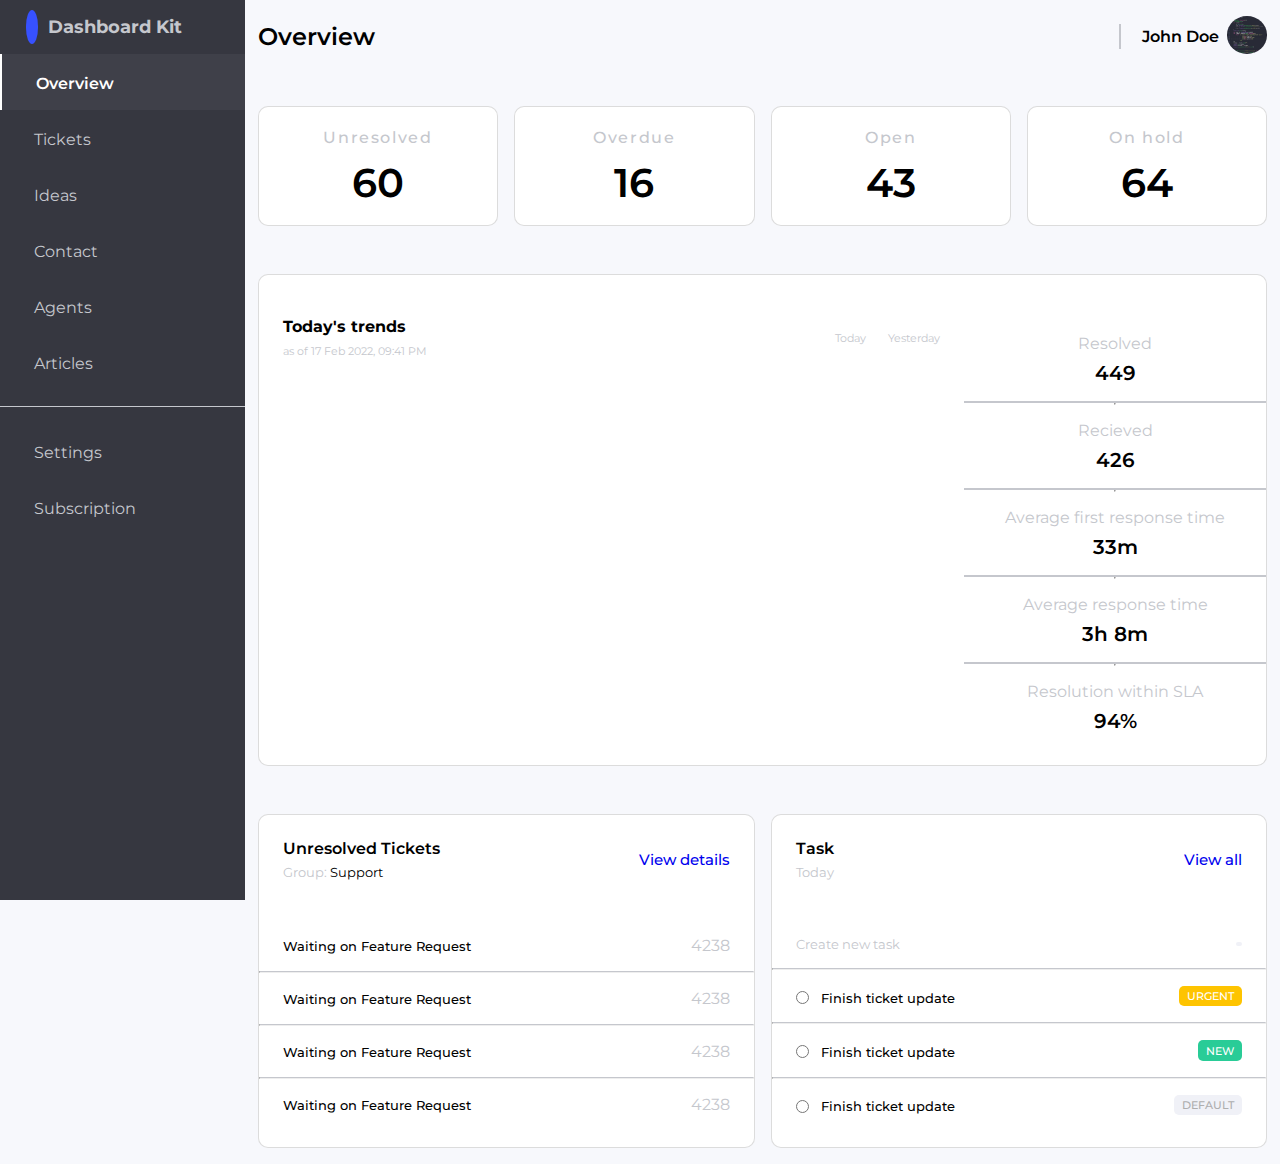
<file: index.html>
<!DOCTYPE html>
<html lang="en">
<head>
    <meta charset="UTF-8">
    <meta http-equiv="X-UA-Compatible" content="IE=edge">
    <meta name="viewport" content="width=device-width, initial-scale=1.0">
    <link rel="stylesheet" href="https://maxst.icons8.com/vue-static/landings/line-awesome/line-awesome/1.3.0/css/line-awesome.min.css">
    <link rel="stylesheet" href="style.css">
    <title>Dashboard</title>
</head>
<body>
    <!-- SIDEBAR -->
    <aside>
        <div class="sidebar">
            <h1 class="logo"><i class="lab la-envira"></i>Dashboard Kit</h1>

            <ul class="links">
                <li class="active"><a href="#"><i class="las la-chart-pie"></i>Overview</a></li>
                <li><a href="#"><i class="las la-ticket-alt"></i>Tickets</a></li>
                <li><a href="#"><i class="las la-lightbulb"></i>Ideas</a></li>
                <li><a href="#"><i class="las la-users"></i>Contact</a></li>
                <li><a href="#"><i class="las la-user"></i>Agents</a></li>
                <li><a href="#"><i class="las la-newspaper"></i>Articles</a></li>
                <!-- <hr style="margin: 1rem 0; color: #2c2c2c;"> -->
                <div class="hr-sidebar"></div>
                <li><a href="#"><i class="las la-cog"></i>Settings</a></li>
                <li><a href="#"><i class="las la-certificate"></i>Subscription</a></li>
            </ul>
        </div>
    </aside>

    <!-- MAIN -->
    <section class="main-content">
        <!-- TOP -->
        <div class="header">
            <div class="header-left">
                <!-- <i class="las la-bars"></i> -->
                <h2>Overview</h2>
            </div>
            <div class="header-right">
                <div class="icon">
                    <i class="las la-search"></i>
                    <i class="las la-bell"></i>
                </div>
                <div class="line"></div>
                <div class="profile">
                    <p>John Doe</p>
                    <div class="profile-circle">
                        <img src="img/profile.jpg" alt="">
                    </div>
                </div>
            </div>
        </div>

        <!-- BLOCKS -->
        <div class="blocks">
            <div class="block">
                <p>Unresolved</p>
                <p>60</p>
            </div>
            <div class="block">
                <p>Overdue</p>
                <p>16</p>
            </div>
            <div class="block">
                <p>Open</p>
                <p>43</p>
            </div>
            <div class="block">
                <p>On hold</p>
                <p>64</p>
            </div>
        </div>

        <!-- CHART -->
        <div class="chart">
            <div class="top">
                <div class="top-top">
                    <div class="left">
                        <h4>Today's trends</h4>
                        <p>as of 17 Feb 2022, 09:41 PM</p>
                    </div>
    
                    <div class="right">
                        <div class="today">
                            <!-- <div></div>  -->
                            <i class="las la-minus"></i>
                            <p>Today</p>
                        </div>
    
                        <div class="yesterday">
                            <!-- <div></div> -->
                            <i class="las la-minus"></i>
                            <p>Yesterday</p>
                        </div>
                    </div>
                </div>

                <div id="chartContainer" style="height: 300px; width: 100%;"></div>
            </div>

            <div class="side">
                <div class="side-content">
                    <p>Resolved</p>
                    <p>449</p>
                </div>
                <hr>
                <div class="side-content">
                    <p>Recieved</p>
                    <p>426</p>
                </div>
                <hr>
                <div class="side-content">
                    <p>Average first response time</p>
                    <p>33m</p>
                </div>
                <hr>
                <div class="side-content">
                    <p>Average response time</p>
                    <p>3h 8m</p>
                </div>
                <hr>
                <div class="side-content">
                    <p>Resolution within SLA</p>
                    <p>94%</p>
                </div>
            </div>

          </div>

        <!-- FUNCTION -->
        <div class="function-display">
            <div class="function">
                <div class="top">
                    <div class="left">
                        <h4>Unresolved Tickets</h4>
                        <p><span>Group:</span> Support</p>
                    </div>
                    <div class="right">
                        <p><a href="#">View details</a></p>
                    </div>
                </div>

                <div class="bottom">
                    <div class="request">
                        <p>Waiting on Feature Request</p>
                        <p>4238</p>
                    </div>
                    <hr>
                    <div class="request">
                        <p>Waiting on Feature Request</p>
                        <p>4238</p>
                    </div>
                    <hr>
                    <div class="request">
                        <p>Waiting on Feature Request</p>
                        <p>4238</p>
                    </div>
                    <hr>
                    <div class="request">
                        <p>Waiting on Feature Request</p>
                        <p>4238</p>
                    </div>
                </div>
            </div>

            <div class="function">
                <div class="top">
                    <div class="left">
                        <h4>Task</h4>
                        <p><span>Today</span></p>
                    </div>
                    <div class="right">
                        <p><a href="#">View all</a></p>
                    </div>
                </div>

                <div class="bottom">
                    <div class="new-task">
                        <p>Create new task</p>
                        <button><i class="las la-plus"></i></button>
                    </div>
                    <hr>
                    <div class="radios">
                        <div class="radio">
                            <input type="radio" id="html" name="fav_language" value="urgent">
                            <label for="urgent">Finish ticket update</label>
                        </div>
                        <p class="urgent">URGENT</p>
                    </div>
                    <hr>
                    <div class="radios">
                        <div class="radio">
                            <input type="radio" id="html" name="fav_language" value="new">
                            <label for="new">Finish ticket update</label>
                        </div>
                        <p class="new">NEW</p>
                    </div>
                    <hr>
                    <div class="radios">
                        <div class="radio">
                            <input type="radio" id="html" name="fav_language" value="default">
                            <label for="default">Finish ticket update</label>
                        </div>
                        <p class="default">DEFAULT</p>
                    </div>
                </div>
            </div>
        </div>

    </section>
<script src="script.js"></script>
<script src="https://canvasjs.com/assets/script/canvasjs.min.js"></script>
</script>
</body>
</html>
</file>
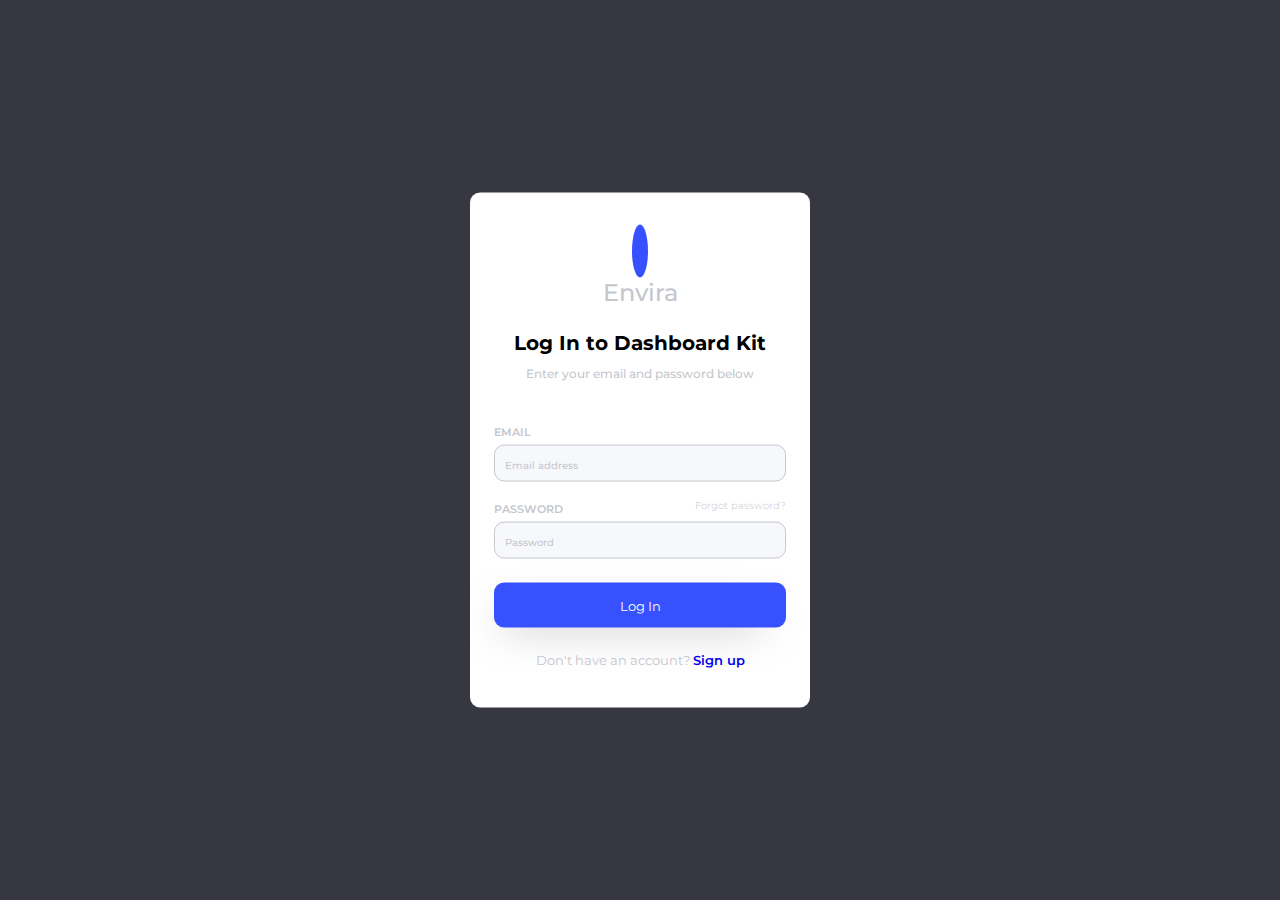
<file: login.html>
<!DOCTYPE html>
<html lang="en">
<head>
    <meta charset="UTF-8">
    <meta http-equiv="X-UA-Compatible" content="IE=edge">
    <meta name="viewport" content="width=device-width, initial-scale=1.0">
    <link rel="stylesheet" href="https://maxst.icons8.com/vue-static/landings/line-awesome/line-awesome/1.3.0/css/line-awesome.min.css">
    <link rel="stylesheet" href="style.css">
    <title>Login</title>
</head>
<body class="login-body">
    <div class="login-form">
        <div class="login-logo">
            <i class="lab la-envira"></i>
            <h2 class="login-logo">Envira</h2>
        </div>

        <div class="login-note">
            <p>Log In to Dashboard Kit</p>
            <p>Enter your email and password below</p>
        </div>

        <form action="">
            <label for="">EMAIL</label>
            <input type="email" placeholder="Email address">
            <label for="">PASSWORD <span class="fp-flex"><a href="#">Forgot password?</a></span></label>
            <input type="password" placeholder="Password">
            <button>Log In</button>
        </form>

        <p class="sign-up-link">Don't have an account? <a href="#">Sign up</a></p>
    </div>
</body>
</html>
</file>
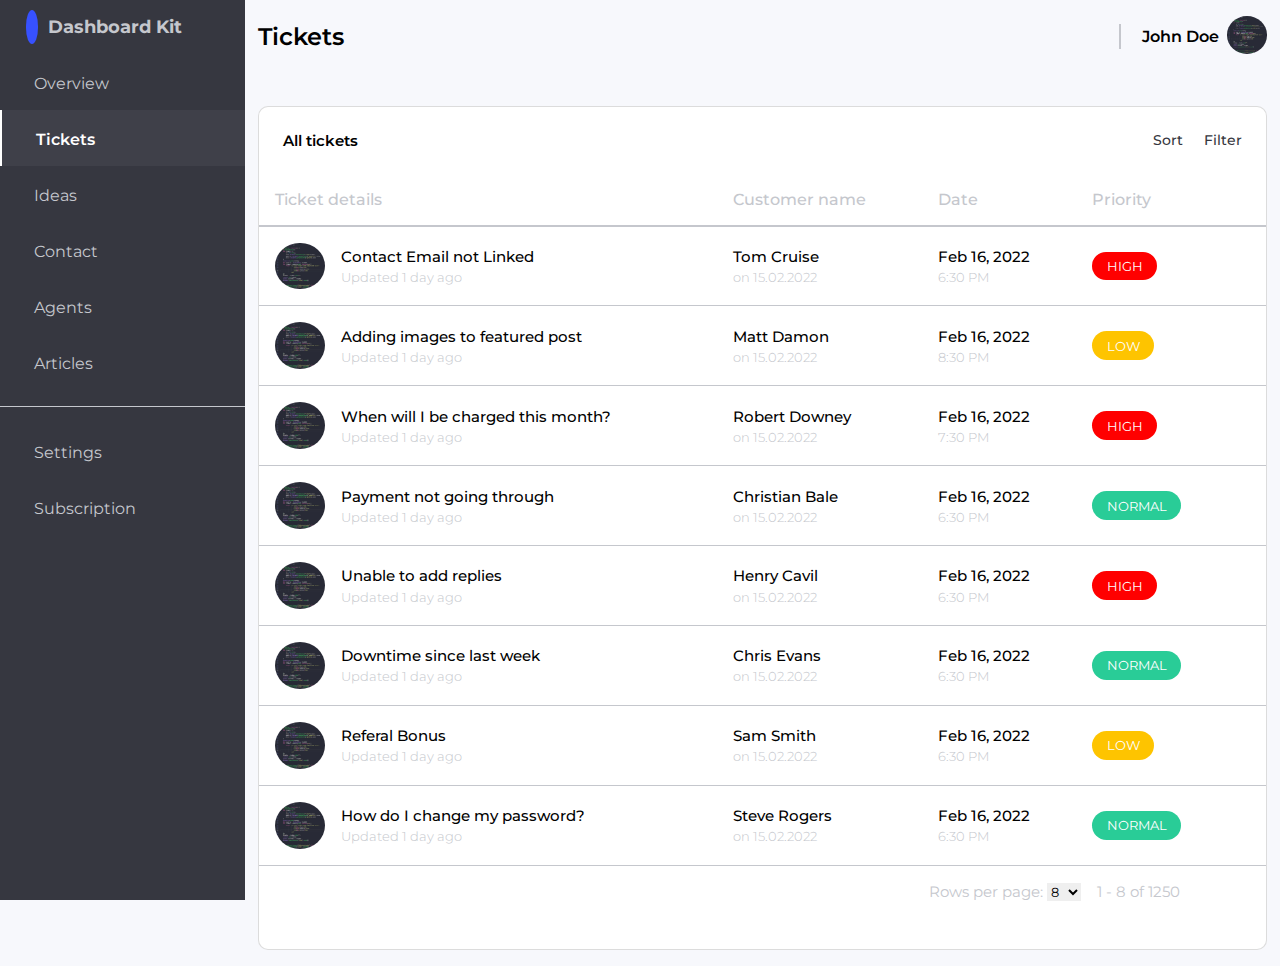
<file: ticket.html>
<!DOCTYPE html>
<html lang="en">
<head>
    <meta charset="UTF-8">
    <meta http-equiv="X-UA-Compatible" content="IE=edge">
    <meta name="viewport" content="width=device-width, initial-scale=1.0">
    <link rel="stylesheet" href="https://maxst.icons8.com/vue-static/landings/line-awesome/line-awesome/1.3.0/css/line-awesome.min.css">
    <link rel="stylesheet" href="style.css">
    <title>Ticket</title>
</head>
<body>
    <!-- SIDEBAR -->
    <aside>
        <div class="sidebar">
            <h1 class="logo"><i class="lab la-envira"></i>Dashboard Kit</h1>

            <ul class="links">
                <li><a href="#"><i class="las la-chart-pie"></i>Overview</a></li>
                <li class="active"><a href="#"><i class="las la-ticket-alt"></i>Tickets</a></li>
                <li><a href="#"><i class="las la-lightbulb"></i>Ideas</a></li>
                <li><a href="#"><i class="las la-users"></i>Contact</a></li>
                <li><a href="#"><i class="las la-user"></i>Agents</a></li>
                <li><a href="#"><i class="las la-newspaper"></i>Articles</a></li>
                <div class="hr-sidebar"></div>
                <li><a href="#"><i class="las la-cog"></i>Settings</a></li>
                <li><a href="#"><i class="las la-certificate"></i>Subscription</a></li>
            </ul>
        </div>
    </aside>

    <!-- MAIN -->
    <section class="main-content">
        <!-- TOP -->
        <div class="header">
            <div class="header-left">
                <!-- <i class="las la-bars"></i> -->
                <h2>Tickets</h2>
            </div>
            <div class="header-right">
                <div class="icon">
                    <i class="las la-search"></i>
                    <i class="las la-bell"></i>
                </div>
                <div class="line"></div>
                <div class="profile">
                    <p>John Doe</p>
                    <div class="profile-circle">
                        <img src="img/profile.jpg" alt="">
                    </div>
                </div>
            </div>
        </div>

        <div class="ticket">
            <div class="ticket-top">
                <h4>All tickets</h4>
                <div class="ticket-top-right">
                    <div class="ticket-top-icon">
                        <i class="las la-sort-amount-up"></i>
                        <p>Sort</p>
                    </div>
                    <div class="ticket-top-icon">
                        <i class="las la-filter"></i>
                        <p>Filter</p>
                    </div>
                </div>
            </div>

            <div class="ticket-table">
                <table>
                    <thead>
                        <tr>
                            <th>Ticket details</th>
                            <th>Customer name</th>
                            <th>Date</th>
                            <th>Priority</th>
                            <th>  </th>
                        </tr>
                    </thead>

                    <tbody>
                        <tr class="hrl">
                            <td class="details">
                                <img src="img/profile.jpg" alt="">
                                <div>
                                    <p class="message t-top">Contact Email not Linked</p>
                                    <p class="day t-bottom">Updated 1 day ago</p>
                                </div>
                            </td>
                            <td class="customer-name">
                                <p class="name t-top">Tom Cruise</p>
                                <p class="customer-date t-bottom">on 15.02.2022</p>
                            </td>
                            <td class="date-time">
                                <p class="date t-top">Feb 16, 2022</p>
                                <p class="time t-bottom">6:30 PM</p>
                            </td>
                            <td class="priority">
                                <button class="high">HIGH</button>
                                
                            </td>
                            <td class="menu"><i class="las la-ellipsis-v"></i></td>
                        </tr>

                        <tr>
                            <td class="details">
                                <img src="img/profile.jpg" alt="">
                                <div>
                                    <p class="message t-top">Adding images to featured post</p>
                                    <p class="day t-bottom">Updated 1 day ago</p>
                                </div>
                            </td>
                            <td class="customer-name">
                                <p class="name t-top">Matt Damon</p>
                                <p class="customer-date t-bottom">on 15.02.2022</p>
                            </td>
                            <td class="date-time">
                                <p class="date t-top">Feb 16, 2022</p>
                                <p class="time t-bottom">8:30 PM</p>
                            </td>
                            <td class="priority">
                                <button class="low">LOW</button>
                                
                            </td>
                            <td class="menu"><i class="las la-ellipsis-v"></i></td>
                        </tr>

                        <tr>
                            <td class="details">
                                <img src="img/profile.jpg" alt="">
                                <div>
                                    <p class="message t-top">When will I be charged this month?</p>
                                    <p class="day t-bottom">Updated 1 day ago</p>
                                </div>
                            </td>
                            <td class="customer-name">
                                <p class="name t-top">Robert Downey</p>
                                <p class="customer-date t-bottom">on 15.02.2022</p>
                            </td>
                            <td class="date-time">
                                <p class="date t-top">Feb 16, 2022</p>
                                <p class="time t-bottom">7:30 PM</p>
                            </td>
                            <td class="priority">
                                <button class="high">HIGH</button>
                                
                            </td>
                            <td class="menu"><i class="las la-ellipsis-v"></i></td>
                        </tr>

                        <tr>
                            <td class="details">
                                <img src="img/profile.jpg" alt="">
                                <div>
                                    <p class="message t-top">Payment not going through</p>
                                    <p class="day t-bottom">Updated 1 day ago</p>
                                </div>
                            </td>
                            <td class="customer-name">
                                <p class="name t-top">Christian Bale</p>
                                <p class="customer-date t-bottom">on 15.02.2022</p>
                            </td>
                            <td class="date-time">
                                <p class="date t-top">Feb 16, 2022</p>
                                <p class="time t-bottom">6:30 PM</p>
                            </td>
                            <td class="priority">
                                <button class="normal">NORMAL</button>
                                
                            </td>
                            <td class="menu"><i class="las la-ellipsis-v"></i></td>
                        </tr>

                        <tr>
                            <td class="details">
                                <img src="img/profile.jpg" alt="">
                                <div>
                                    <p class="message t-top">Unable to add replies</p>
                                    <p class="day t-bottom">Updated 1 day ago</p>
                                </div>
                            </td>
                            <td class="customer-name">
                                <p class="name t-top">Henry Cavil</p>
                                <p class="customer-date t-bottom">on 15.02.2022</p>
                            </td>
                            <td class="date-time">
                                <p class="date t-top">Feb 16, 2022</p>
                                <p class="time t-bottom">6:30 PM</p>
                            </td>
                            <td class="priority">
                                <button class="high">HIGH</button>
                                
                            </td>
                            <td class="menu"><i class="las la-ellipsis-v"></i></td>
                        </tr>

                        <tr>
                            <td class="details">
                                <img src="img/profile.jpg" alt="">
                                <div>
                                    <p class="message t-top">Downtime since last week</p>
                                    <p class="day t-bottom">Updated 1 day ago</p>
                                </div>
                            </td>
                            <td class="customer-name">
                                <p class="name t-top">Chris Evans</p>
                                <p class="customer-date t-bottom">on 15.02.2022</p>
                            </td>
                            <td class="date-time">
                                <p class="date t-top">Feb 16, 2022</p>
                                <p class="time t-bottom">6:30 PM</p>
                            </td>
                            <td class="priority">
                                <button class="normal">NORMAL</button>
                                
                            </td>
                            <td class="menu"><i class="las la-ellipsis-v"></i></td>
                        </tr>

                        <tr>
                            <td class="details">
                                <img src="img/profile.jpg" alt="">
                                <div>
                                    <p class="message t-top">Referal Bonus</p>
                                    <p class="day t-bottom">Updated 1 day ago</p>
                                </div>
                            </td>
                            <td class="customer-name">
                                <p class="name t-top">Sam Smith</p>
                                <p class="customer-date t-bottom">on 15.02.2022</p>
                            </td>
                            <td class="date-time">
                                <p class="date t-top">Feb 16, 2022</p>
                                <p class="time t-bottom">6:30 PM</p>
                            </td>
                            <td class="priority">
                                <button class="low">LOW</button>
                                
                            </td>
                            <td class="menu"><i class="las la-ellipsis-v"></i></td>
                        </tr>

                        <tr>
                            <td class="details">
                                <img src="img/profile.jpg" alt="">
                                <div>
                                    <p class="message t-top">How do I change my password?</p>
                                    <p class="day t-bottom">Updated 1 day ago</p>
                                </div>
                            </td>
                            <td class="customer-name">
                                <p class="name t-top">Steve Rogers</p>
                                <p class="customer-date t-bottom">on 15.02.2022</p>
                            </td>
                            <td class="date-time">
                                <p class="date t-top">Feb 16, 2022</p>
                                <p class="time t-bottom">6:30 PM</p>
                            </td>
                            <td class="priority">
                                <button class="normal">NORMAL</button>
                                
                            </td>
                            <td class="menu"><i class="las la-ellipsis-v"></i></td>
                        </tr>
                    </tbody>
                </table>

                <div class="ticket-table-bottom">
                    <div class="rows-per-page">
                        <label for="">Rows per page:</label>
                        <select name="num" id="num">
                            <option value="eight">8</option>
                            <option value="nine">9</option>
                            <option value="ten">10</option>
                        </select>
                    </div>
                    <div class="pages">
                        <p>1 - 8 of 1250</p>
                        <button class="prev-btn"><i class="las la-angle-left"></i></button>
                        <button class="next-btn"><i class="las la-angle-right"></i></button>
                    </div>
                </div>
            </div>
        </div>
    </section>
</body>
</html>
</file>
<file: style.css>
@import url('https://fonts.googleapis.com/css2?family=Montserrat:ital,wght@0,100;0,300;0,400;0,500;0,600;0,700;1,100;1,400&display=swap');


:root {
    --primary-color: #3751FF;
    --secondary-color: #000;
    --white: #fff;
    --light-dark: #090808;
    --active: #3F4049;
    --grey-fade: #C5C7CD;
    --grey: #363740;
    --light-grey: #F7F8FC;
    --low: #FEC400;
    --high: #ff0000;
    --normal: #29CC97;
    --extra-light-grey: #F0F1F7;
}


* {
    padding: 0;
    margin: 0;
    box-sizing: border-box;
    font-family: 'Montserrat', sans-serif;
}
html {
	height: 100%;
}
body {
    background: var(--light-grey);
    overflow-x: hidden;
    height: 100%;
}

/* ========================== sidebar ====================== */
.sidebar {
    position: fixed;
    background: var(--grey);
    width: 245px;
    color: var(--white);
    height: 100%;
    display: flex;
    flex-direction: column;
    align-content: center;
}
.logo {
    padding: 1rem 1.6rem 0 1.6rem;
}
.logo {
    color: var(--grey-fade);
    font-size: 18px;
    /* letter-spacing: .2rem; */
}
.logo i {
    background: var(--primary-color);
    color: var(--white);
    padding: .4rem;
    border-radius: 50%;
    font-size: 18px;
    margin-right: .6rem;
}
.links li {
    list-style: none;
    padding: 1rem 1.6rem;
    display: flex;
    /* justify-content: space-around; */
    align-items: center;
}
.active{
    background-color: var(--active);
    border-left: 2px solid #fff;
}
.active a {
    color: var(--white) !important;
    font-weight: 600;
}
.links li a{
    text-decoration: none;
    color: var(--grey-fade);
}
.links li a i {
    font-size: 20px;
    margin-right: .5rem;
    font-weight: 700;
}
.links {
    margin-top: 1rem;
}
.hr-sidebar {
    height: 1px;
    margin: 1rem 0;
    background: var(--grey-fade);
}

/* ======================== Main Content ====================== */
.main-content {
    margin-left: 245px;
    padding: 1rem .8rem;
}

/* ======================== Top ====================== */
.header {
    display: flex;
    justify-content: space-between;
    align-items: center;
}
.header-left {
    display: flex;
    align-items: center;
}
.header-left i {
    font-size: 25px;
    color: var(--secondary-color);
    margin-right: .5rem;
}
.header .header-left h2 {
    font-weight: 600;
}
.header-right {
    display: flex;
    justify-content: space-around;
    align-items: center;
}
.icon {
    margin-right: 1rem;
}
.icon i {
    font-size: 20px;
    margin-left: 1rem;
    color: var(--grey-fade);
}
.line {
    width: 2px;
    height: 25px;
    background: var(--grey-fade);
    margin: 0 .3rem;
}
.profile {
    margin-left: 1rem;
    display: flex;
    align-items: center;
    gap: .5rem;
}
.profile p {
    font-weight: 600;
}
/* .profile-circle {
    border-radius: 50%;
    width: 40px;
    border: 1px solid #000;
    padding: 3px;
} */
.profile-circle img {
    position: relative;
    border-radius: 50%;
    width: 40px;
}

/* ======================== Blocks ====================== */
.blocks {
    margin-top: 3rem;
    display: grid;
    grid-template-columns: repeat(4, 1fr);
    grid-gap: 1rem;
}
.block {
    background: var(--white);
    /* padding: 0 4rem; */
    height: 120px;
    text-align: center;
    display: flex;
    justify-content: center;
    align-items: center;
    flex-direction: column;
    border-radius: 10px;
    border: 1px solid #92929251;
}
.block p:first-child {
    color: var(--grey-fade);
    font-weight: 500;
    letter-spacing: .1rem;
    margin-top: .2rem;
}
.block p:last-child {
    margin-top: .7rem;
    font-size: 40px;
    font-weight: 600;
}

/* ================== Chart ================== */
.chart {
    margin-top: 3rem;
    background: var(--white);
    border-radius: 10px;
    border: 1px solid #92929251;
    padding-bottom: 1rem;
    display: grid;
    grid-template-columns: 70% auto;
}
.chart .top {
    display: flex;
    justify-content: center;
    align-items: space-between;
    flex-direction: column;
    gap: 3rem;
    padding: 1.5rem;
}
.chart .top-top {
    display: flex;
    justify-content: space-between;
    align-items: center;
}
.chart .top .top-top .left p{
    font-size: 11px;
    margin-top: .5rem;
    color: var(--grey-fade);
}
.chart .top .top-top .right {
    display: flex;
    justify-content: space-between;
    align-items: center;
    font-size: 11px;
    color: var(--grey-fade);
}
.chart .top .top-top .right .today {
    display: flex;
    justify-content: center;
    align-items: center;
    margin-left: 1rem;
    gap: .4rem;
}
.chart .top .top-top .right .today i {
    font-size: 26px;
    color: var(--primary-color);
}
.chart .top .top-top .right .yesterday {
    display: flex;
    justify-content: center;
    align-items: center;
    margin-left: 1rem;
    gap: .4rem;
}
.chart .top .top-top .right .yesterday i {
    font-size: 26px;
    color: var(--grey-fade);
}
.side {
    display: flex;
    flex-direction: column;
    justify-content: space-evenly;
    align-items: center;
    margin-top: 2.7rem;
}
.side-content {
    text-align: center;
    border-bottom: 2px solid var(--grey-fade);
    padding: 1rem 0;
    width: 100%;
}
.side-content:last-child {
    border-bottom: none;
}
.side-content p:first-child {
    color: var(--grey-fade);
}
.side-content p:last-child {
    font-size: 20px;
    font-weight: 600;
    margin-top: .5rem;
}

/* ================== Function Display ================== */
.function-display {
    margin-top: 3rem;
    display: grid;
    grid-template-columns: repeat(2, 1fr);
    grid-gap: 1rem;
}
.function {
    background: var(--white);
    /* padding: 1.5rem; */
    border-radius: 10px;
    border: 1px solid #92929251;
    padding-bottom: 2rem;
}
.function .top {
    display: flex;
    justify-content: space-between;
    align-items: center;
    padding: 1.5rem;
}
.function .top .left h4 {
    font-weight: 600;
}
.function .top .left p {
    font-size: 13px;
    margin-top: .4rem;
}
.function .top .left p span{
    color: var(--grey-fade);
}
.function .top .right p a {
    text-decoration: none;
    font-size: 15px;
}
.function .top .right p {
    color: var(--primary-color);
    font-weight: 500;
}
.function .bottom {
    margin-top: 2rem;
}
.request {
    display: flex;
    justify-content: space-between;
    align-items: center;
    margin-top: 1rem;
    padding: 0 1.5rem;
}
.request p:first-child {
    font-size: 13px;
    font-weight: 500;
}
.request p:last-child {
    color: var(--grey-fade);
}
.function .bottom hr {
    margin: 1rem 0 .7rem 0;
    border-top: 1px solid var(--grey-fade);
}
.new-task {
    padding: 0 1.5rem;
    display: flex;
    justify-content: space-between;
    align-items: center;
}
.new-task p {
    color: var(--grey-fade);
    font-size: 13px;
}
.new-task button {
    background-color: #F0F1F7;
    border: none;
    border-radius: 5px;
    padding: .1rem .2rem;
}
.new-task button i {
    color: #aeaeae;
    /* font-size: 18px; */
}
.radios {
    padding: 0 1.5rem;
    margin-top: 1rem;
    display: flex;
    justify-content: space-between;
    align-items: center;
}
.radio label {
    font-size: 13px;
    font-weight: 500;
    margin-left: .5rem;
    vertical-align: middle;
}
.radio input[type="radio"]{
    vertical-align: middle;
}
.radios p {
    font-size: 11px;
    font-weight: 500;
    padding: .2rem .5rem;
    border-radius: 5px;
}
.urgent {
    background: var(--low);
    color: var(--white);
}
.new {
    background: var(--normal);
    color: var(--white);
}
.default {
    background: var(--extra-light-grey);
    color: #aeaeae;
}



/* Ticket */
.ticket {
    margin-top: 3rem;
    background: var(--white);
    /* padding: 1.5rem; */
    border-radius: 10px;
    border: 1px solid #92929251;
    padding-bottom: 2rem;
}
.ticket-top {
    padding: 1.5rem;
    display: flex;
    justify-content: space-between;
    align-items: center;
}
.ticket-top h4 {
    font-weight: 600;
    font-size: 15px;
}
.ticket-top-right {
    display: flex;
    /* justify-content: space-between; */
    align-items: center;
}
.ticket-top-right p {
    /* margin-left: 1rem; */
    color: var(--grey);
    font-size: 14px;
    font-weight: 500;
}
.ticket-top-icon {
    display: flex;
    align-items: center;
    margin-left: 1rem;
}
.ticket-top-icon i {
    color: var(--grey-fade);
    font-size: 14px;
    margin-right: .3rem;
}

/* TABLE */
.ticket-table table {
    width: 100%;
    padding: 1rem;
    border-collapse: collapse;
}
thead {
    text-align: left;
    color: var(--grey-fade);
}
thead tr th {
    font-weight: 500;
    padding: 1rem 1rem;
    border-bottom: 2px solid var(--grey-fade);
}
tbody tr {
    border-bottom: 1px solid var(--grey-fade);
    padding: 0 1rem;
}
tbody tr:hover {
    background: var(--extra-light-grey);
}
tbody tr td{
    padding: 1rem 1rem;
}
.details {
    display: flex;
    /* justify-content: space-around; */
    align-items: center;
}
.details img {
    width: 50px;
    border-radius: 50%;
    margin-right: 1rem;
}
.t-top {
    font-size: 15px;
    font-weight: 500;
}
.t-bottom {
    font-size: 13px;
    margin-top: .2rem;
    color: var(--grey-fade);
    font-weight: 300;
}
.priority .high {
    background: var(--high);
    color: var(--white);
    border-radius: 17px;
    padding: .4rem .9rem;
    border: none;
    vertical-align: top;
}
.priority .low {
    background: var(--low);
    color: var(--white);
    border-radius: 17px;
    padding: .4rem .9rem;
    border: none;
    vertical-align: top;
}
.priority .normal {
    background: var(--normal);
    color: var(--white);
    border-radius: 17px;
    padding: .4rem .9rem;
    border: none;
    vertical-align: top;
}
.menu i {
    font-size: 30px;
    color: var(--grey-fade);
}
.ticket-table-bottom {
    padding: 1rem 2.4rem;
    display: flex;
    justify-content: flex-end;
    align-items: center;
}
.rows-per-page label {
    font-size: 15px;
    color: var(--grey-fade);
    font-weight: 400;
}
.rows-per-page select {
    border: none;
}
.pages {
    margin-left: 1rem;
    display: flex;
    justify-content: space-around;
}
.pages p {
    font-size: 15px;
    color: var(--grey-fade);
    font-weight: 400;
    margin-right: 1rem;
}
.pages button {
    border: none;
    background: none;
    margin: 0 .5rem;
}
.pages button i {
    font-size: 20px;
    color: var(--grey-fade);
}



/* LOGIN */
.login-body {
    background: #363740;
}
.login-form {
    background: var(--white);
    width: 340px;
    position: absolute;
    top: 50%;
    right: 50%;
    transform: translate(50%,-50%);
    padding: 2.5rem 1.5rem;
    border-radius: 10px;
}
.login-logo {
    text-align: center;
}
.login-logo i {
    color: var(--white);
    font-size: 30px;
    background: var(--primary-color);
    padding: .5rem;
    border-radius: 50%;
}
.login-logo h2 {
    color: var(--grey-fade);
    font-weight: 500;
    margin-top: .5rem;
}
.login-note {
    text-align: center;
    margin-top: 1.5rem;
}
.login-note p:first-child {
    font-size: 20px;
    font-weight: 700;
}
.login-note p:last-child {
    color: var(--grey-fade);
    font-size: 12px;
    margin-top: .7rem;
    font-weight: 500;
    /* letter-spacing: .1rem; */
}
.login-form form {
    padding-top: 2.5rem;
}
.login-form form label {
    font-size: 11px;
    color: var(--grey-fade);
    font-weight: 600;
    padding-bottom: 1rem;
}
.login-form form input {
    width: 100%;
    margin: .3rem 0 1rem 0;
    padding: .6rem;
    border: 1px solid var(--grey-fade);
    border-radius: 10px;
    background: var(--light-grey);
}
.login-form form input::placeholder {
    color: var(--grey-fade);
    font-weight: 500;
    font-size: 10px;
}
.fp-flex {
    float: right;
}
.fp-flex a {
    color: var(--grey-fade);
    font-size: 10px;
    text-decoration: none;
    font-weight: 300;
}
.login-form button {
    width: 100%;
    background: var(--primary-color);
    color: var(--white);
    border: none;
    border-radius: 10px;
    padding: .9rem;
    margin-top: .5rem;
    box-shadow: -8px 14px 40px -18px rgba(0,0,0,0.52);
-webkit-box-shadow: -8px 14px 40px -18px rgba(0,0,0,0.52);
-moz-box-shadow: -8px 14px 40px -18px rgba(0,0,0,0.52);

}
.sign-up-link {
    font-size: 13px;
    text-align: center;
    margin-top: 1.5rem;
    color: var(--grey-fade);
}
.sign-up-link a {
    text-decoration: none;
    font-weight: 600;
}
</file>
